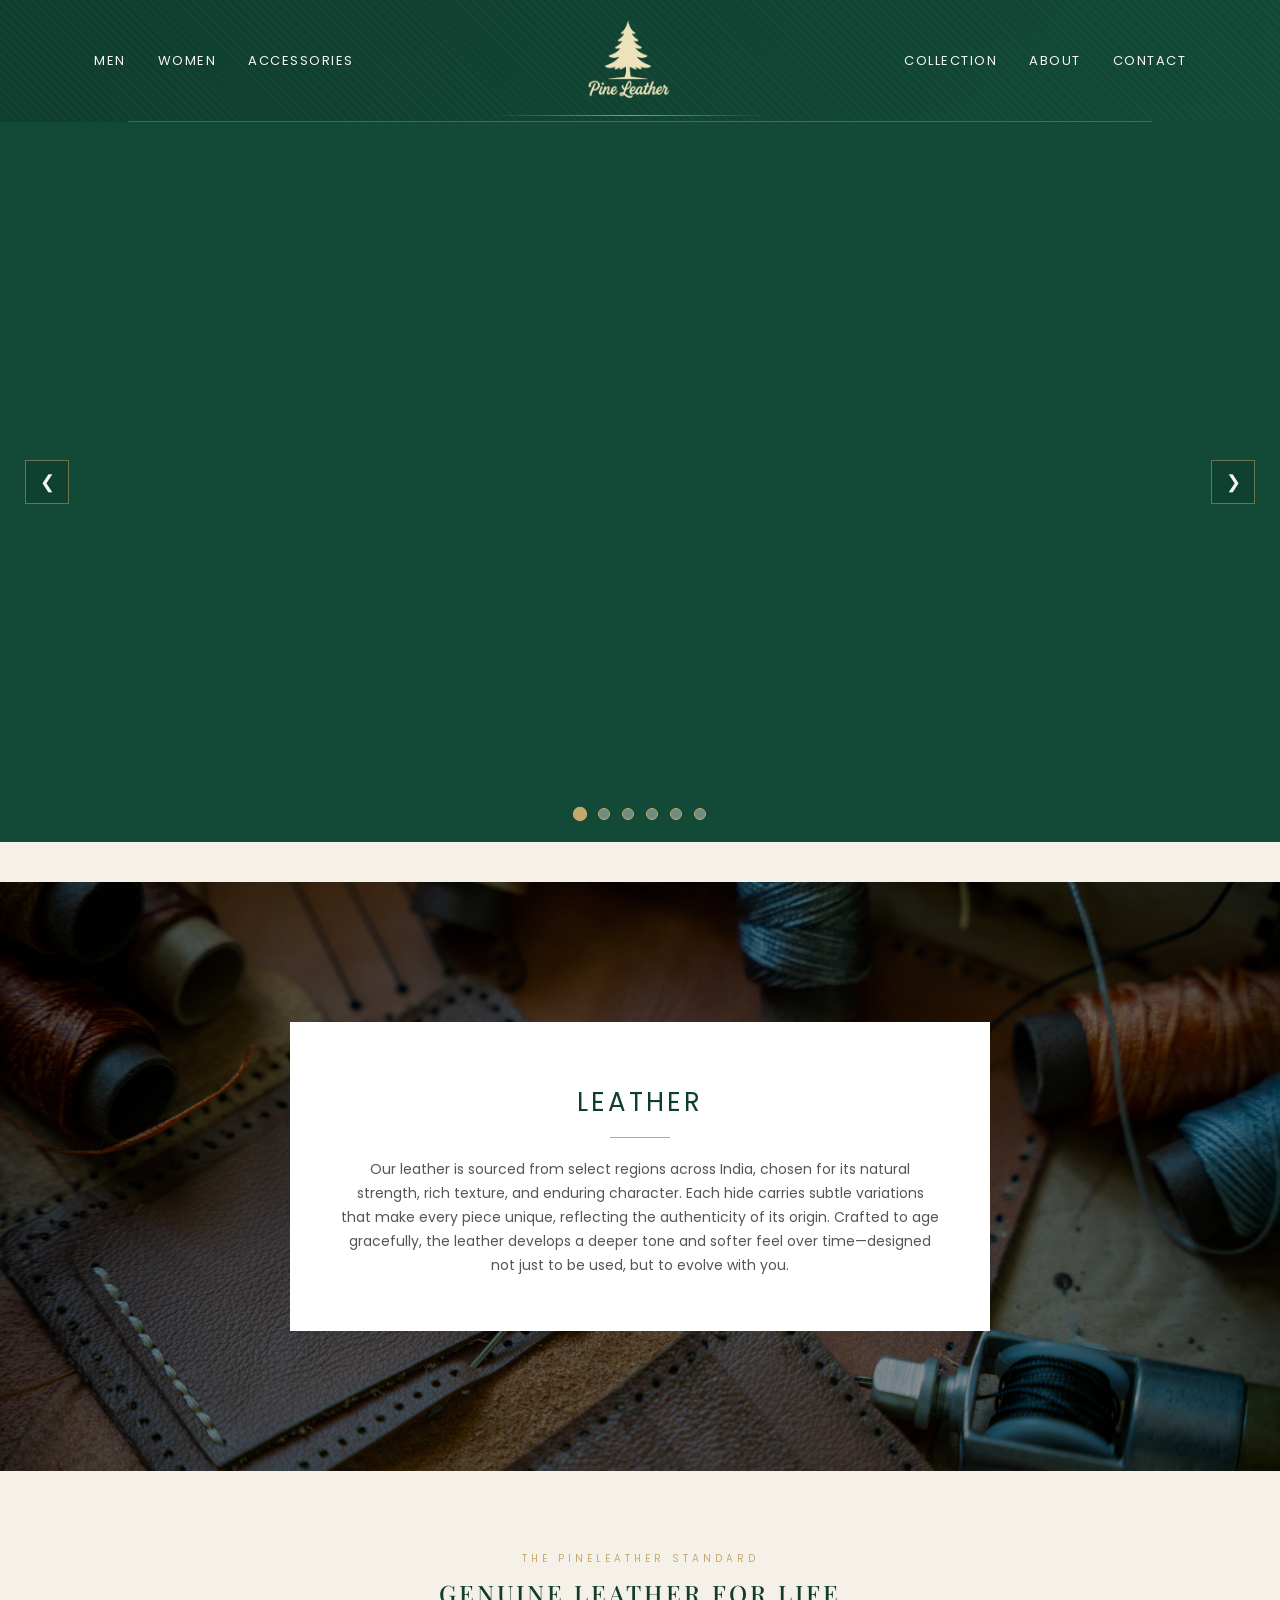
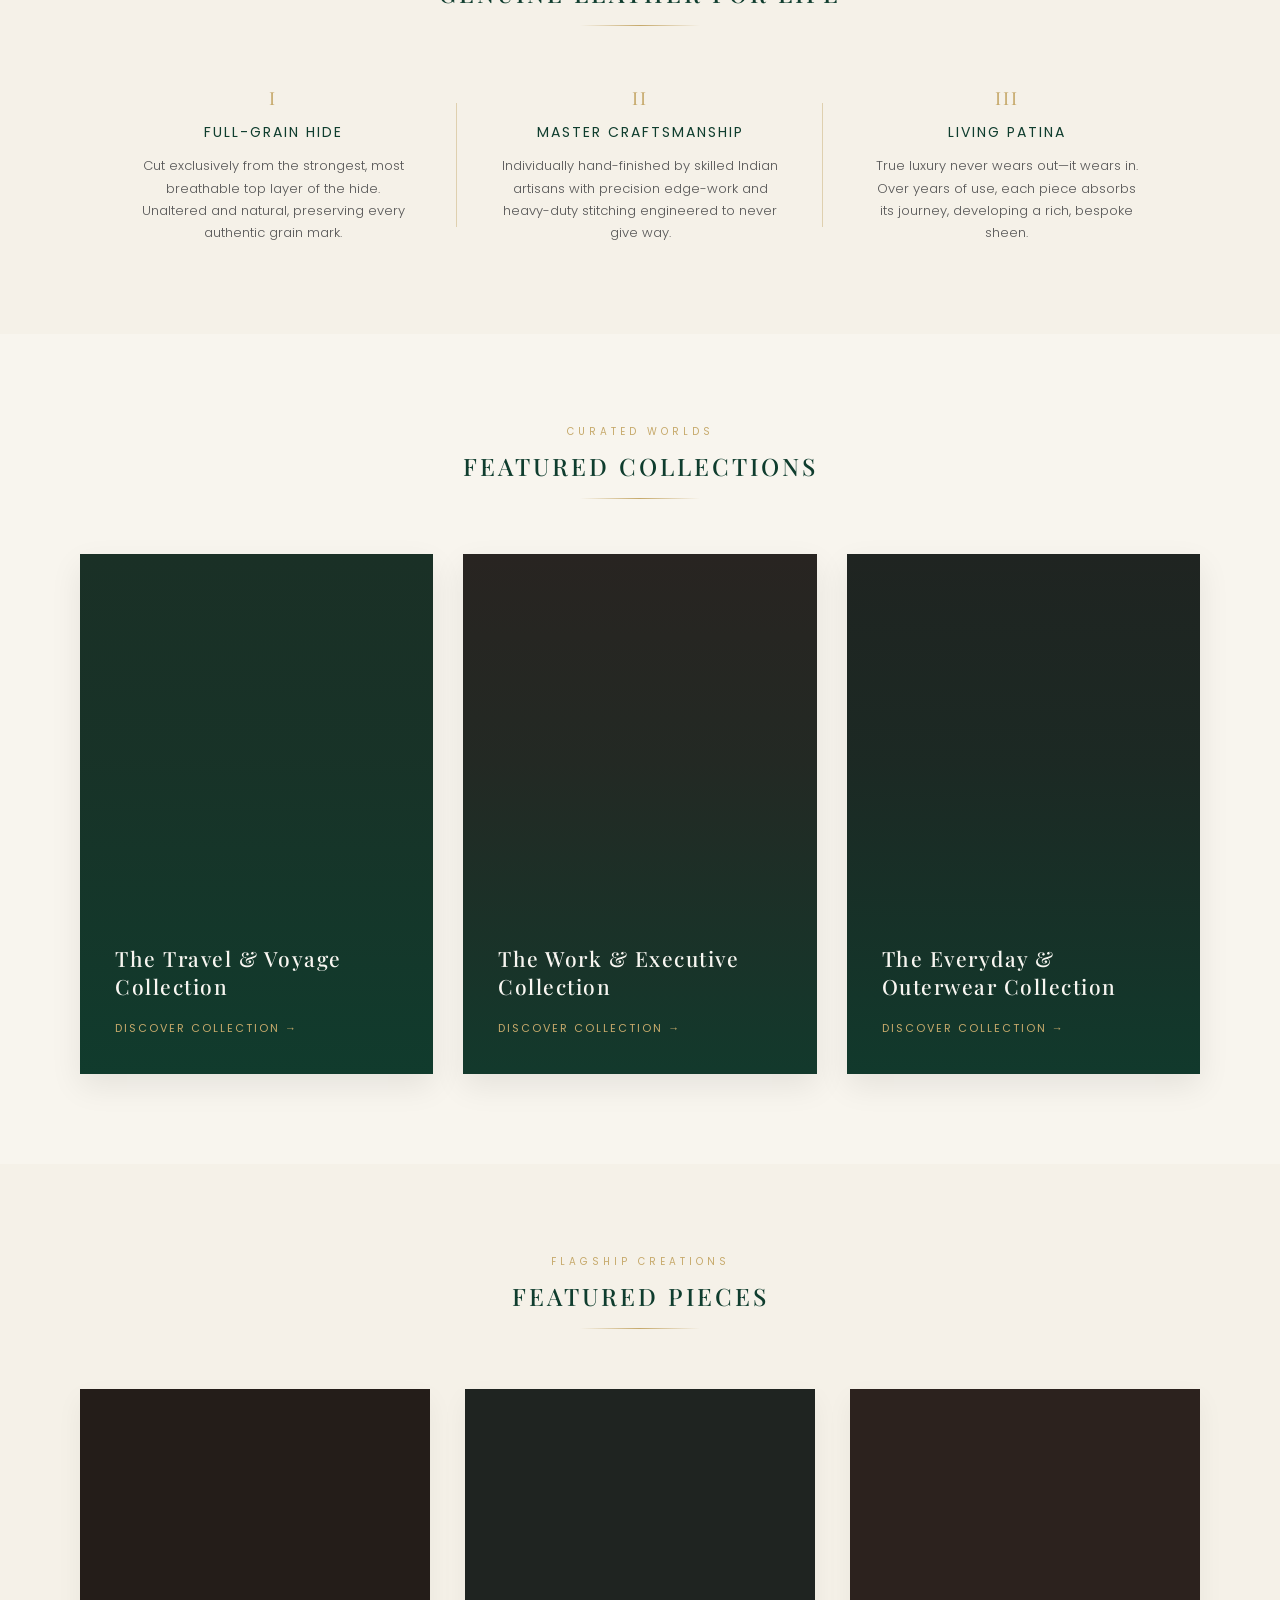
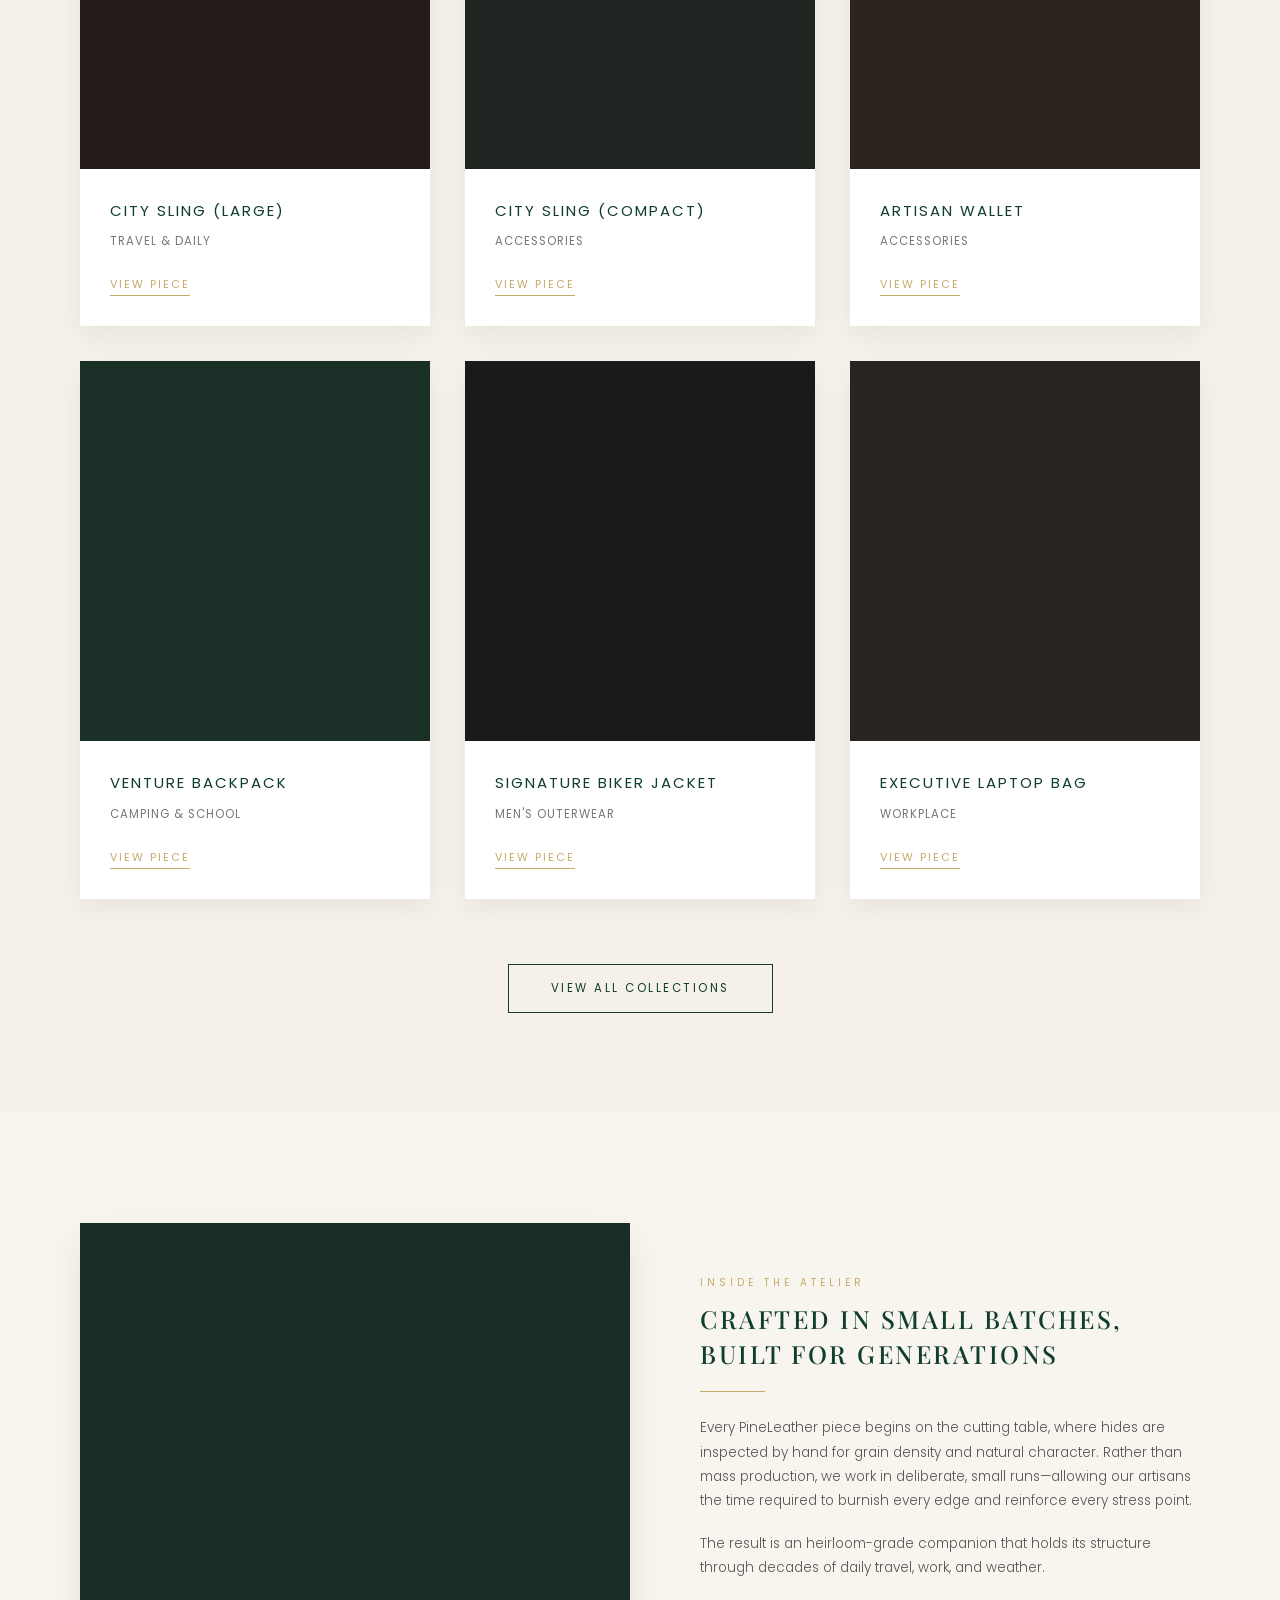
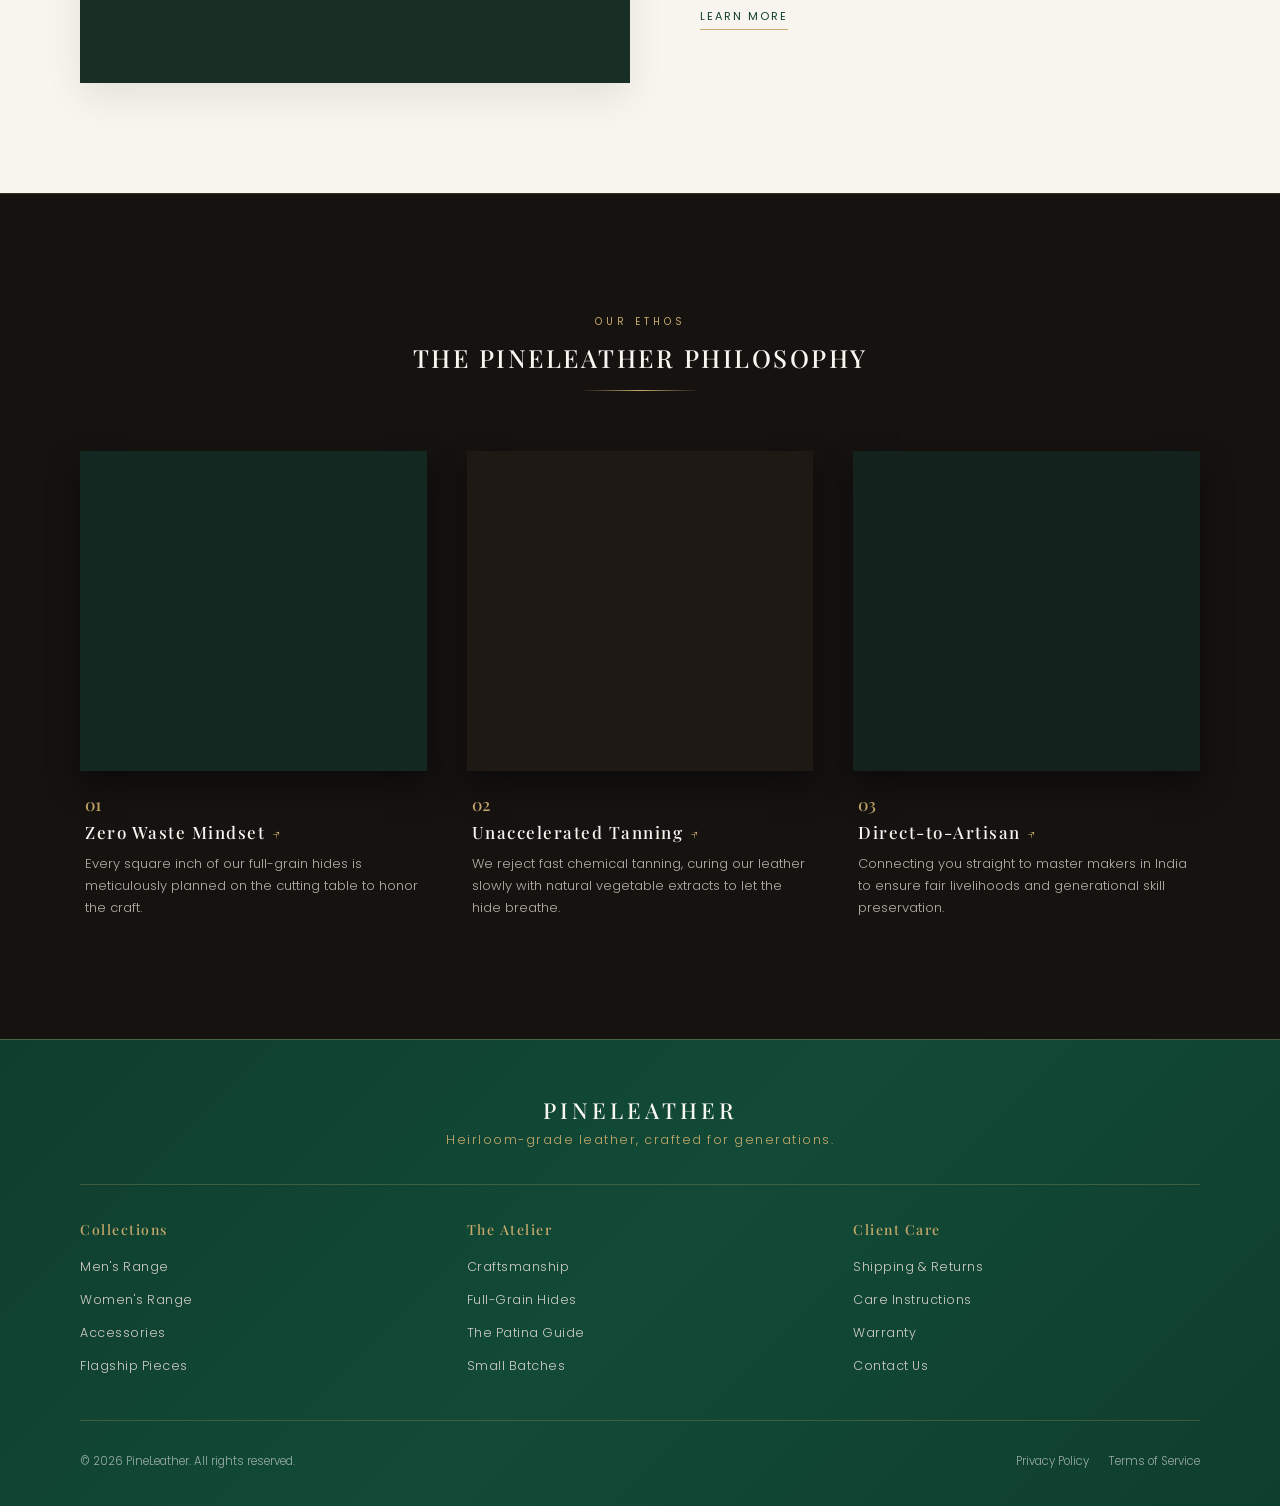
<file: index.html>
<!DOCTYPE html>
<html lang="en">
<head>
    <meta charset="UTF-8">
    <title>PineLeather</title>

    <!-- Favicon -->
    <link rel="icon" type="image/png" href="favicon.png">

    <!-- Google Fonts -->
    <link href="https://fonts.googleapis.com/css2?family=Playfair+Display:wght@500&family=Poppins:wght@300;400;500&display=swap" rel="stylesheet">

    <!-- CSS -->
    <link rel="stylesheet" href="style.css">
</head>
<body>

    <!-- 1. HEADER POCKET -->
    <div id="site-header"></div>

    <!-- BANNER SLIDER (6 BLANK COLOR SLOTS) -->
    <section class="banner-space">
        <div class="slider-track" id="sliderTrack">
            <!-- Slide 1 -->
            <div class="slide" style="background-color: #124A37;">
                <!-- <img src="banner1.jpg" alt="Banner 1"> -->
            </div>
            <!-- Slide 2 -->
            <div class="slide" style="background-color: #1F1916;">
                <!-- <img src="banner2.jpg" alt="Banner 2"> -->
            </div>
            <!-- Slide 3 -->
            <div class="slide" style="background-color: #2C221E;">
                <!-- <img src="banner3.jpg" alt="Banner 3"> -->
            </div>
            <!-- Slide 4 -->
            <div class="slide" style="background-color: #0F3D2E;">
                <!-- <img src="banner4.jpg" alt="Banner 4"> -->
            </div>
            <!-- Slide 5 -->
            <div class="slide" style="background-color: #242424;">
                <!-- <img src="banner5.jpg" alt="Banner 5"> -->
            </div>
            <!-- Slide 6 -->
            <div class="slide" style="background-color: #362B24;">
                <!-- <img src="banner6.jpg" alt="Banner 6"> -->
            </div>
        </div>

        <!-- Manual Arrow Controls -->
        <button class="slider-btn prev" onclick="moveSlide(-1)">&#10094;</button>
        <button class="slider-btn next" onclick="moveSlide(1)">&#10095;</button>

        <!-- Manual Dot Controls -->
        <div class="slider-dots">
            <span class="dot active" onclick="goToSlide(0)"></span>
            <span class="dot" onclick="goToSlide(1)"></span>
            <span class="dot" onclick="goToSlide(2)"></span>
            <span class="dot" onclick="goToSlide(3)"></span>
            <span class="dot" onclick="goToSlide(4)"></span>
            <span class="dot" onclick="goToSlide(5)"></span>
        </div>
    </section>

    <!-- LEATHER SECTION -->
    <section class="leather-section">
        <div class="leather-box">
            <h2>LEATHER</h2>
            <div class="leather-line"></div>
            <p>
                Our leather is sourced from select regions across India, chosen for its natural strength, rich texture, and enduring character. Each hide carries subtle variations that make every piece unique, reflecting the authenticity of its origin. Crafted to age gracefully, the leather develops a deeper tone and softer feel over time—designed not just to be used, but to evolve with you.
            </p>
        </div>
    </section>

    <!-- MOTTO & 3-PILLAR CRAFTSMANSHIP SECTION -->
    <section class="craft-section">
        <div class="craft-header">
            <span class="craft-subtitle">THE PINELEATHER STANDARD</span>
            <h2 class="motto-title">GENUINE LEATHER FOR LIFE</h2>
            <div class="motto-divider"></div>
        </div>

        <div class="pillars-grid">
            <!-- Pillar 1 -->
            <div class="pillar">
                <span class="pillar-num">I</span>
                <h3>FULL-GRAIN HIDE</h3>
                <p>Cut exclusively from the strongest, most breathable top layer of the hide. Unaltered and natural, preserving every authentic grain mark.</p>
            </div>

            <!-- Pillar 2 -->
            <div class="pillar">
                <span class="pillar-num">II</span>
                <h3>MASTER CRAFTSMANSHIP</h3>
                <p>Individually hand-finished by skilled Indian artisans with precision edge-work and heavy-duty stitching engineered to never give way.</p>
            </div>

            <!-- Pillar 3 -->
            <div class="pillar">
                <span class="pillar-num">III</span>
                <h3>LIVING PATINA</h3>
                <p>True luxury never wears out—it wears in. Over years of use, each piece absorbs its journey, developing a rich, bespoke sheen.</p>
            </div>
        </div>
    </section>

    <!-- FEATURED COLLECTIONS SECTION -->
    <section class="collections-section">
        <div class="collections-header">
            <span class="craft-subtitle">CURATED WORLDS</span>
            <h2 class="motto-title">FEATURED COLLECTIONS</h2>
            <div class="motto-divider"></div>
        </div>

        <div class="collections-grid">
            <!-- Collection 1 -->
            <div class="collection-card">
                <div class="collection-img-box" style="background-color: #1A3026;">
                    <!-- <img src="collection-travel.jpg" alt="The Travel & Voyage Collection"> -->
                </div>
                <div class="collection-overlay-content">
                    <h3>The Travel & Voyage Collection</h3>
                    <a href="#" class="collection-link">Discover Collection &rarr;</a>
                </div>
            </div>

            <!-- Collection 2 -->
            <div class="collection-card">
                <div class="collection-img-box" style="background-color: #282421;">
                    <!-- <img src="collection-work.jpg" alt="The Work & Executive Collection"> -->
                </div>
                <div class="collection-overlay-content">
                    <h3>The Work & Executive Collection</h3>
                    <a href="#" class="collection-link">Discover Collection &rarr;</a>
                </div>
            </div>

            <!-- Collection 3 -->
            <div class="collection-card">
                <div class="collection-img-box" style="background-color: #1F2421;">
                    <!-- <img src="collection-outerwear.jpg" alt="The Everyday & Outerwear Collection"> -->
                </div>
                <div class="collection-overlay-content">
                    <h3>The Everyday & Outerwear Collection</h3>
                    <a href="#" class="collection-link">Discover Collection &rarr;</a>
                </div>
            </div>
        </div>
    </section>

    <!-- FEATURED PRODUCTS SECTION (6 PRODUCTS) -->
    <section class="featured-section">
        <div class="featured-header">
            <span class="craft-subtitle">FLAGSHIP CREATIONS</span>
            <h2 class="motto-title">FEATURED PIECES</h2>
            <div class="motto-divider"></div>
        </div>

        <div class="product-grid">
            <!-- Product 1: City Sling (Large) -->
            <div class="product-card">
                <div class="product-img-box" style="background-color: #241D19;">
                    <!-- <img src="sling-large.jpg" alt="City Sling Large"> -->
                </div>
                <div class="product-info">
                    <h3>CITY SLING (LARGE)</h3>
                    <p class="product-cat">Travel & Daily</p>
                    <a href="/mens" class="product-link">View Piece</a>
                </div>
            </div>

            <!-- Product 2: City Sling (Compact) -->
            <div class="product-card">
                <div class="product-img-box" style="background-color: #1F2421;">
                    <!-- <img src="sling-compact.jpg" alt="City Sling Compact"> -->
                </div>
                <div class="product-info">
                    <h3>CITY SLING (COMPACT)</h3>
                    <p class="product-cat">Accessories</p>
                    <a href="/mens" class="product-link">View Piece</a>
                </div>
            </div>

            <!-- Product 3: Artisan Wallet -->
            <div class="product-card">
                <div class="product-img-box" style="background-color: #2C221E;">
                    <!-- <img src="wallet.jpg" alt="Artisan Wallet"> -->
                </div>
                <div class="product-info">
                    <h3>ARTISAN WALLET</h3>
                    <p class="product-cat">Accessories</p>
                    <a href="/mens" class="product-link">View Piece</a>
                </div>
            </div>
        </div>

        <div class="product-grid" style="margin-top: 35px;">
            <!-- Product 4: Venture Backpack -->
            <div class="product-card">
                <div class="product-img-box" style="background-color: #1A3026;">
                    <!-- <img src="backpack.jpg" alt="Venture Backpack"> -->
                </div>
                <div class="product-info">
                    <h3>VENTURE BACKPACK</h3>
                    <p class="product-cat">Camping & School</p>
                    <a href="/mens" class="product-link">View Piece</a>
                </div>
            </div>

            <!-- Product 5: Signature Biker Jacket -->
            <div class="product-card">
                <div class="product-img-box" style="background-color: #1A1A1A;">
                    <!-- <img src="jacket.jpg" alt="Signature Biker Jacket"> -->
                </div>
                <div class="product-info">
                    <h3>SIGNATURE BIKER JACKET</h3>
                    <p class="product-cat">Men's Outerwear</p>
                    <a href="/mens" class="product-link">View Piece</a>
                </div>
            </div>

            <!-- Product 6: Executive Laptop Bag -->
            <div class="product-card">
                <div class="product-img-box" style="background-color: #282421;">
                    <!-- <img src="laptop.jpg" alt="Executive Laptop Bag"> -->
                </div>
                <div class="product-info">
                    <h3>EXECUTIVE LAPTOP BAG</h3>
                    <p class="product-cat">Workplace</p>
                    <a href="/mens" class="product-link">View Piece</a>
                </div>
            </div>
        </div>

        <!-- VIEW ALL COLLECTIONS BUTTON -->
        <div class="view-all-Wrapper">
            <a href="/mens" class="btn-collections">View All Collections</a>
        </div>
    </section>

    <!-- MAGAZINE-STYLE EDITORIAL SPLIT SECTION -->
    <section class="editorial-section">
        <div class="editorial-container">
            <!-- Left Side: Workshop / Detail Image Slot -->
            <div class="editorial-image" style="background-color: #182E25;">
                <!-- <img src="atelier.jpg" alt="PineLeather Craftsmanship"> -->
            </div>

            <!-- Right Side: Editorial Story -->
            <div class="editorial-content">
                <span class="craft-subtitle">INSIDE THE ATELIER</span>
                <h2 class="editorial-title">CRAFTED IN SMALL BATCHES, BUILT FOR GENERATIONS</h2>
                <div class="editorial-line"></div>
                <p>
                    Every PineLeather piece begins on the cutting table, where hides are inspected by hand for grain density and natural character. Rather than mass production, we work in deliberate, small runs—allowing our artisans the time required to burnish every edge and reinforce every stress point.
                </p>
                <p>
                    The result is an heirloom-grade companion that holds its structure through decades of daily travel, work, and weather.
                </p>
                <a href="#" class="editorial-link">Learn More</a>
            </div>
        </div>
    </section>

    <!-- MAGAZINE CORE VALUES & BORDERLESS MANIFESTO SECTION (DARK FINISH) -->
    <section class="manifesto-section">
        <div class="manifesto-container">
            <div class="manifesto-header">
                <span class="craft-subtitle">OUR ETHOS</span>
                <h2 class="editorial-title" style="color: #F8F6F1; text-align: center; margin-bottom: 15px;">THE PINELEATHER PHILOSOPHY</h2>
                <div class="motto-divider" style="margin-bottom: 60px;"></div>
            </div>

            <div class="manifesto-grid">
                <!-- Value Item 1 -->
                <div class="manifesto-item">
                    <div class="manifesto-img-box" style="background-color: #122820;">
                        <!-- <img src="manifesto-zerowaste.jpg" alt="Zero Waste Mindset"> -->
                    </div>
                    <div class="manifesto-content">
                        <span class="manifesto-num">01</span>
                        <a href="#" class="manifesto-link"><h3>Zero Waste Mindset <span class="arrow">&nearr;</span></h3></a>
                        <p>Every square inch of our full-grain hides is meticulously planned on the cutting table to honor the craft.</p>
                    </div>
                </div>

                <!-- Value Item 2 -->
                <div class="manifesto-item">
                    <div class="manifesto-img-box" style="background-color: #1F1916;">
                        <!-- <img src="manifesto-tanning.jpg" alt="Unaccelerated Tanning"> -->
                    </div>
                    <div class="manifesto-content">
                        <span class="manifesto-num">02</span>
                        <a href="#" class="manifesto-link"><h3>Unaccelerated Tanning <span class="arrow">&nearr;</span></h3></a>
                        <p>We reject fast chemical tanning, curing our leather slowly with natural vegetable extracts to let the hide breathe.</p>
                    </div>
                </div>

                <!-- Value Item 3 -->
                <div class="manifesto-item">
                    <div class="manifesto-img-box" style="background-color: #14221D;">
                        <!-- <img src="manifesto-artisan.jpg" alt="Direct-to-Artisan"> -->
                    </div>
                    <div class="manifesto-content">
                        <span class="manifesto-num">03</span>
                        <a href="#" class="manifesto-link"><h3>Direct-to-Artisan <span class="arrow">&nearr;</span></h3></a>
                        <p>Connecting you straight to master makers in India to ensure fair livelihoods and generational skill preservation.</p>
                    </div>
                </div>
            </div>
        </div>
    </section>

    <!-- 2. FOOTER POCKET -->
    <div id="site-footer"></div>

    <!-- SLIDER, PARTIAL LOADER, ACTIVE NAV & LOCAL FILE LINK HANDLER SCRIPT -->
    <script>
        let currentIndex = 0;
        const track = document.getElementById('sliderTrack');
        const dots = document.querySelectorAll('.dot');
        const totalSlides = dots.length;
        let autoSlideTimer;

        function updateSlider() {
            track.style.transform = `translateX(-${currentIndex * 100}%)`;
            dots.forEach((dot, index) => {
                dot.classList.toggle('active', index === currentIndex);
            });
        }

        function moveSlide(direction) {
            currentIndex = (currentIndex + direction + totalSlides) % totalSlides;
            updateSlider();
            resetTimer();
        }

        function goToSlide(index) {
            currentIndex = index;
            updateSlider();
            resetTimer();
        }

        function startTimer() {
            autoSlideTimer = setInterval(() => {
                currentIndex = (currentIndex + 1) % totalSlides;
                updateSlider();
            }, 4500);
        }

        function resetTimer() {
            clearInterval(autoSlideTimer);
            startTimer();
        }

        startTimer();

        function applyLocalLinks() {
            if (window.location.protocol === 'file:') {
                document.querySelectorAll('a[href="/"]').forEach(a => a.setAttribute('href', 'index.html'));
                document.querySelectorAll('a[href="/mens"], a[href="mens"]').forEach(a => a.setAttribute('href', 'mens.html'));
                document.querySelectorAll('a[href="/women"], a[href="women"]').forEach(a => a.setAttribute('href', 'women.html'));
                document.querySelectorAll('a[href="/accessories"], a[href="accessories"]').forEach(a => a.setAttribute('href', 'accessories.html'));
            }
        }

        function highlightActiveNav() {
            const currentPage = window.location.pathname.replace(/\/$/, '').split('/').pop().replace('.html', '');
            document.querySelectorAll('.nav-main-link').forEach(link => {
                const linkPage = link.getAttribute('href').replace('.html', '').replace('/', '');
                if (linkPage && linkPage === currentPage) {
                    link.style.color = '#C6A96B';
                }
            });
        }

        applyLocalLinks();

        fetch('header.html')
            .then(res => res.text())
            .then(data => {
                document.getElementById('site-header').innerHTML = data;
                applyLocalLinks();
                highlightActiveNav();
            });

        fetch('footer.html')
            .then(res => res.text())
            .then(data => {
                document.getElementById('site-footer').innerHTML = data;
                applyLocalLinks();
            });
    </script>

</body>
</html>
</file>
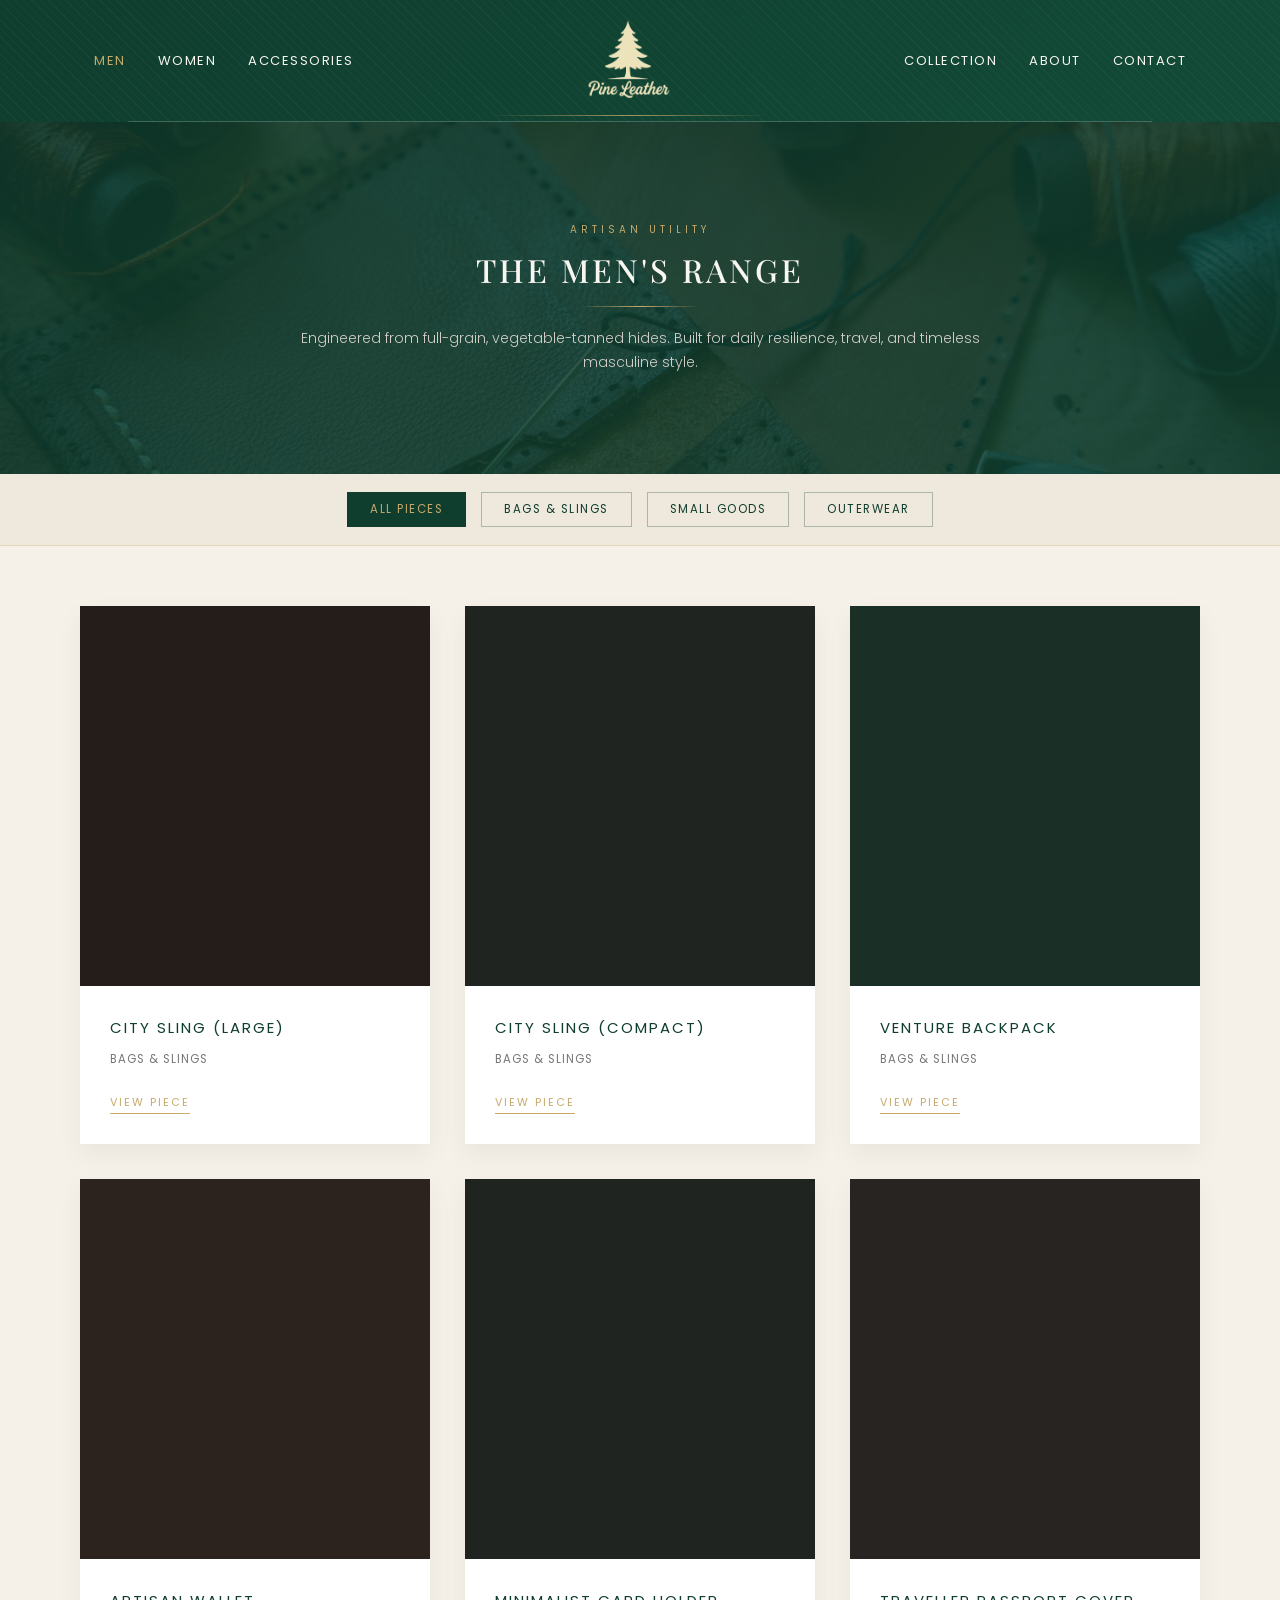
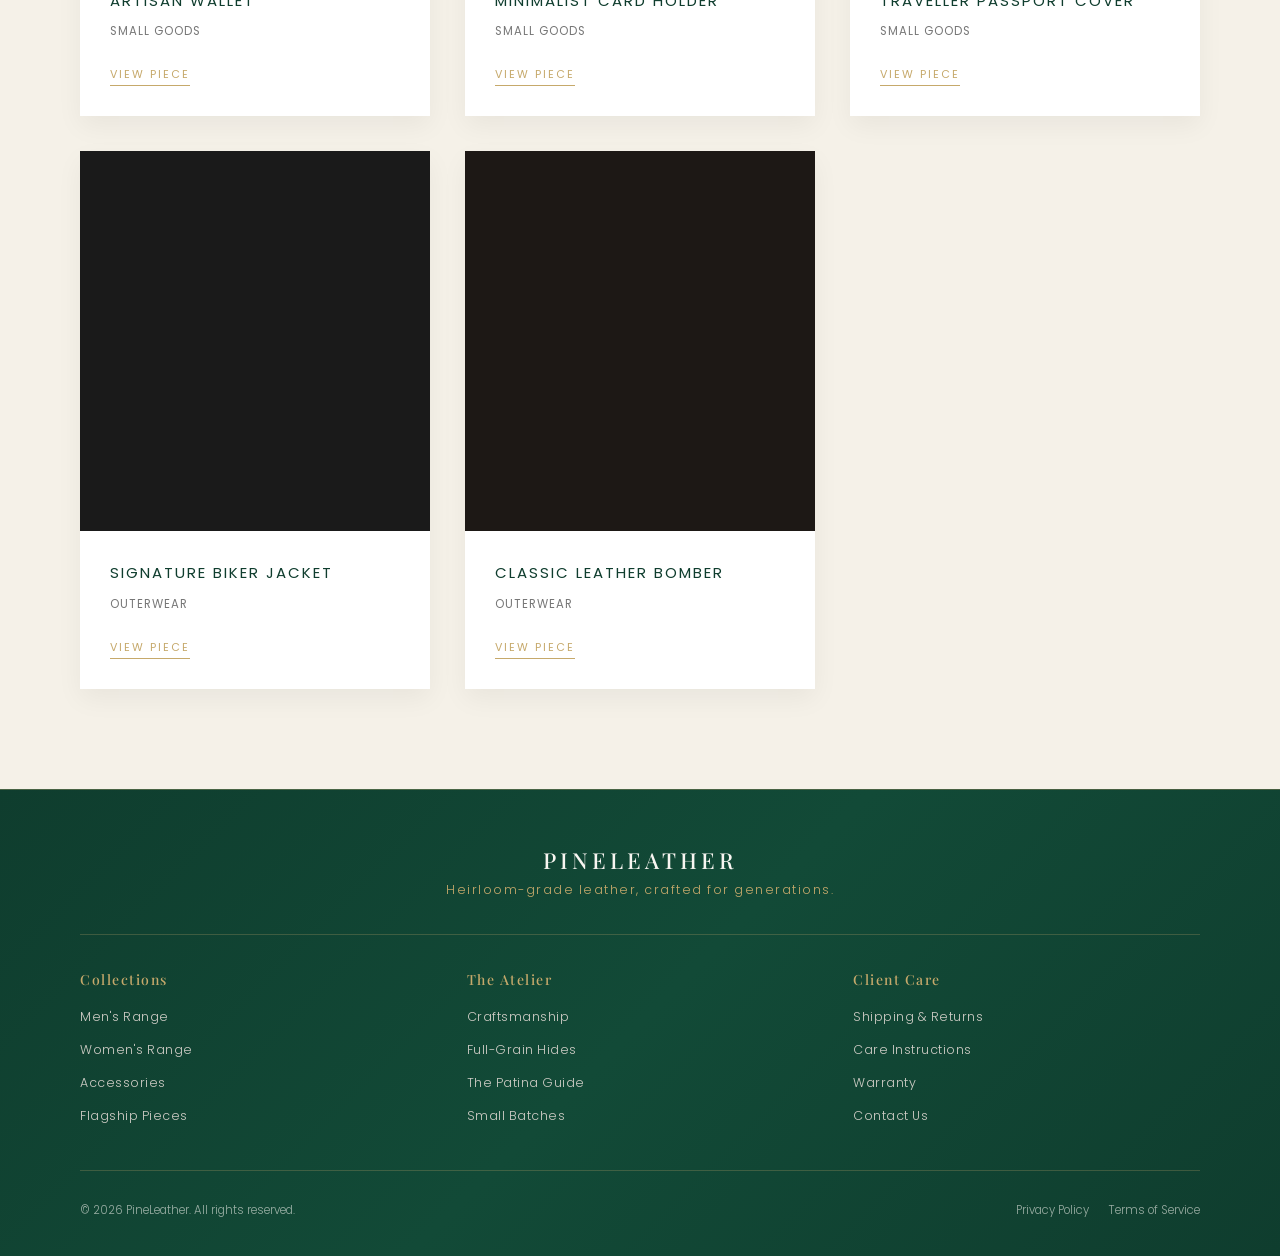
<file: mens.html>
<!DOCTYPE html>
<html lang="en">
<head>
    <meta charset="UTF-8">
    <title>Men's Collection | PineLeather</title>

    <!-- Favicon -->
    <link rel="icon" type="image/png" href="favicon.png">

    <!-- Google Fonts -->
    <link href="https://fonts.googleapis.com/css2?family=Playfair+Display:wght@500&family=Poppins:wght@300;400;500&display=swap" rel="stylesheet">

    <!-- CSS -->
    <link rel="stylesheet" href="style.css">
</head>
<body>

    <!-- 1. HEADER POCKET -->
    <div id="site-header"></div>

    <!-- CATEGORY HERO BANNER -->
    <header class="category-hero">
        <div class="category-hero-content">
            <span class="craft-subtitle">ARTISAN UTILITY</span>
            <h1 class="category-title">THE MEN'S RANGE</h1>
            <div class="motto-divider" style="margin: 15px auto 20px auto;"></div>
            <p>Engineered from full-grain, vegetable-tanned hides. Built for daily resilience, travel, and timeless masculine style.</p>
        </div>
    </header>

    <!-- FILTER BAR / SUB-NAVIGATION -->
    <div class="filter-bar">
        <div class="filter-container">
            <button class="filter-btn active" onclick="filterProducts('all', this)">All Pieces</button>
            <button class="filter-btn" onclick="filterProducts('bags', this)">Bags & Slings</button>
            <button class="filter-btn" onclick="filterProducts('small-goods', this)">Small Goods</button>
            <button class="filter-btn" onclick="filterProducts('outerwear', this)">Outerwear</button>
        </div>
    </div>

    <!-- MEN'S PRODUCTS CATALOG SECTION -->
    <section class="featured-section" style="padding-top: 60px;">
        <div class="mens-catalog-grid" id="productGrid">
            
            <!-- Item 1: City Sling Large -->
            <div class="product-card" data-category="bags">
                <div class="product-img-box" style="background-color: #241D19;">
                    <!-- <img src="sling-large.jpg" alt="City Sling Large"> -->
                </div>
                <div class="product-info">
                    <h3>CITY SLING (LARGE)</h3>
                    <p class="product-cat">Bags & Slings</p>
                    <a href="#" class="product-link">View Piece</a>
                </div>
            </div>

            <!-- Item 2: City Sling Compact -->
            <div class="product-card" data-category="bags">
                <div class="product-img-box" style="background-color: #1F2421;">
                    <!-- <img src="sling-compact.jpg" alt="City Sling Compact"> -->
                </div>
                <div class="product-info">
                    <h3>CITY SLING (COMPACT)</h3>
                    <p class="product-cat">Bags & Slings</p>
                    <a href="#" class="product-link">View Piece</a>
                </div>
            </div>

            <!-- Item 3: Venture Backpack -->
            <div class="product-card" data-category="bags">
                <div class="product-img-box" style="background-color: #1A3026;">
                    <!-- <img src="backpack.jpg" alt="Venture Backpack"> -->
                </div>
                <div class="product-info">
                    <h3>VENTURE BACKPACK</h3>
                    <p class="product-cat">Bags & Slings</p>
                    <a href="#" class="product-link">View Piece</a>
                </div>
            </div>

            <!-- Item 4: Artisan Wallet -->
            <div class="product-card" data-category="small-goods">
                <div class="product-img-box" style="background-color: #2C221E;">
                    <!-- <img src="wallet.jpg" alt="Artisan Wallet"> -->
                </div>
                <div class="product-info">
                    <h3>ARTISAN WALLET</h3>
                    <p class="product-cat">Small Goods</p>
                    <a href="#" class="product-link">View Piece</a>
                </div>
            </div>

            <!-- Item 5: Card Holder -->
            <div class="product-card" data-category="small-goods">
                <div class="product-img-box" style="background-color: #1F2421;">
                    <!-- <img src="cardholder.jpg" alt="Card Holder"> -->
                </div>
                <div class="product-info">
                    <h3>MINIMALIST CARD HOLDER</h3>
                    <p class="product-cat">Small Goods</p>
                    <a href="#" class="product-link">View Piece</a>
                </div>
            </div>

            <!-- Item 6: Passport Cover -->
            <div class="product-card" data-category="small-goods">
                <div class="product-img-box" style="background-color: #282421;">
                    <!-- <img src="passport.jpg" alt="Passport Cover"> -->
                </div>
                <div class="product-info">
                    <h3>TRAVELLER PASSPORT COVER</h3>
                    <p class="product-cat">Small Goods</p>
                    <a href="#" class="product-link">View Piece</a>
                </div>
            </div>

            <!-- Item 7: Signature Biker Jacket -->
            <div class="product-card" data-category="outerwear">
                <div class="product-img-box" style="background-color: #1A1A1A;">
                    <!-- <img src="jacket.jpg" alt="Signature Biker Jacket"> -->
                </div>
                <div class="product-info">
                    <h3>SIGNATURE BIKER JACKET</h3>
                    <p class="product-cat">Outerwear</p>
                    <a href="#" class="product-link">View Piece</a>
                </div>
            </div>

            <!-- Item 8: Classic Leather Bomber -->
            <div class="product-card" data-category="outerwear">
                <div class="product-img-box" style="background-color: #1D1815;">
                    <!-- <img src="bomber.jpg" alt="Classic Leather Bomber"> -->
                </div>
                <div class="product-info">
                    <h3>CLASSIC LEATHER BOMBER</h3>
                    <p class="product-cat">Outerwear</p>
                    <a href="#" class="product-link">View Piece</a>
                </div>
            </div>

        </div>
    </section>

    <!-- 2. FOOTER POCKET -->
    <div id="site-footer"></div>

    <!-- FILTER, PARTIAL LOADER, ACTIVE NAV & LOCAL FILE LINK HANDLER SCRIPT -->
    <script>
        function filterProducts(category, button) {
            const buttons = document.querySelectorAll('.filter-btn');
            buttons.forEach(btn => btn.classList.remove('active'));
            button.classList.add('active');

            const cards = document.querySelectorAll('.product-card');
            cards.forEach(card => {
                if (category === 'all' || card.getAttribute('data-category') === category) {
                    card.style.display = 'block';
                } else {
                    card.style.display = 'none';
                }
            });
        }

        function applyLocalLinks() {
            if (window.location.protocol === 'file:') {
                document.querySelectorAll('a[href="/"]').forEach(a => a.setAttribute('href', 'index.html'));
                document.querySelectorAll('a[href="/mens"], a[href="mens"]').forEach(a => a.setAttribute('href', 'mens.html'));
                document.querySelectorAll('a[href="/women"], a[href="women"]').forEach(a => a.setAttribute('href', 'women.html'));
                document.querySelectorAll('a[href="/accessories"], a[href="accessories"]').forEach(a => a.setAttribute('href', 'accessories.html'));
            }
        }

        function highlightActiveNav() {
            const currentPage = window.location.pathname.replace(/\/$/, '').split('/').pop().replace('.html', '');
            document.querySelectorAll('.nav-main-link').forEach(link => {
                const linkPage = link.getAttribute('href').replace('.html', '').replace('/', '');
                if (linkPage && linkPage === currentPage) {
                    link.style.color = '#C6A96B';
                }
            });
        }

        applyLocalLinks();

        fetch('header.html')
            .then(res => res.text())
            .then(data => {
                document.getElementById('site-header').innerHTML = data;
                applyLocalLinks();
                highlightActiveNav();
            });

        fetch('footer.html')
            .then(res => res.text())
            .then(data => {
                document.getElementById('site-footer').innerHTML = data;
                applyLocalLinks();
            });
    </script>

</body>
</html>
</file>
<file: style.css>
body {
    margin: 0;
    font-family: 'Poppins', sans-serif;
    background-color: #F5F1E8; /* warm cream */
    color: #0F3D2E;
}

/* MAKES THE MODULAR HEADER POCKET STICKY */
#site-header {
    position: sticky;
    top: 0;
    z-index: 1000;
}

/* NAVBAR */
.navbar {
    display: flex;
    align-items: center;
    justify-content: space-between;
    padding: 12px 80px;
    
    /* Keeps navbar at the top while scrolling */
    position: sticky;
    top: 0;
    z-index: 1000;

    /* Emerald gradient base */
    background: linear-gradient(
        135deg,
        #0F3D2E 0%,
        #124A37 50%,
        #0F3D2E 100%
    );

    /* Subtle texture overlay */
    background-image:
        linear-gradient(135deg, #0F3D2E, #124A37),
        repeating-linear-gradient(
            45deg,
            rgba(255,255,255,0.03) 0px,
            rgba(255,255,255,0.03) 1px,
            transparent 1px,
            transparent 6px
        );

    background-blend-mode: overlay;
}

/* NAV LINKS */
.nav-main-link {
    margin: 0 14px;
    text-decoration: none;
    color: #F8F6F1; /* light cream text */
    font-size: 13px;
    letter-spacing: 1.5px;
    text-transform: uppercase;
    transition: all 0.3s ease;
    display: inline-block;
    padding: 8px 0;
}

.nav-main-link:hover {
    color: #C6A96B; /* soft gold hover */
}

/* LOGO */
.nav-center {
    text-align: center;
    position: relative;
}

.logo {
    width: 125px; /* Midpoint between 100px and 150px */
    display: block;
    margin: -9px auto; /* Locks the navbar to its original height */

    /* Gold / cream tint applied */
    filter: brightness(0) invert(85%) sepia(20%) saturate(300%) hue-rotate(10deg);
}

/* GOLD LINE UNDER LOGO */
.nav-center::after {
    content: "";
    position: absolute;
    left: 50%;
    transform: translateX(-50%);
    bottom: -6px;

    width: 280px;
    height: 1px;

    background: linear-gradient(
        to right,
        transparent,
        #C6A96B,
        transparent
    );

    opacity: 0.8;
}

/* SUBTLE DIVIDER */
.navbar::after {
    content: "";
    position: absolute;
    left: 10%;
    right: 10%;
    bottom: 0;
    height: 1px;
    background-color: rgba(255, 255, 255, 0.2);
}

/* LUXURY MEGAMENU STYLING */
.nav-item-dropdown {
    position: relative;
    display: inline-block;
}

.megamenu {
    position: absolute;
    top: 100%;
    left: 0;
    transform: translateY(10px);
    width: 520px;
    background: linear-gradient(
        135deg,
        #0F3D2E 0%,
        #124A37 100%
    );
    border: 1px solid rgba(198, 169, 107, 0.35);
    box-shadow: 0 20px 40px rgba(0, 0, 0, 0.4);
    padding: 30px;
    opacity: 0;
    visibility: hidden;
    transition: all 0.35s ease;
    z-index: 2000;
}

.nav-right .nav-item-dropdown .megamenu {
    left: auto;
    right: 0;
}

.nav-item-dropdown:hover .megamenu {
    opacity: 1;
    visibility: visible;
    transform: translateY(0);
}

.megamenu-container {
    display: flex;
    justify-content: space-between;
    gap: 30px;
    text-align: left;
}

.megamenu-col {
    flex: 1;
}

/* Megamenu header font set to Poppins for natural looking & symbol */
.megamenu-col h4 {
    font-family: 'Poppins', sans-serif;
    font-weight: 500;
    font-size: 12px;
    letter-spacing: 1px;
    color: #C6A96B;
    margin: 0 0 12px 0;
    text-transform: uppercase;
}

.megamenu-col ul {
    list-style: none;
    padding: 0;
    margin: 0;
}

.megamenu-col ul li {
    margin-bottom: 8px;
}

.megamenu-col ul li a {
    text-decoration: none;
    color: #F8F6F1;
    font-size: 12px;
    letter-spacing: 0.5px;
    font-weight: 300;
    transition: color 0.3s ease;
    display: block;
}

.megamenu-col ul li a:hover {
    color: #C6A96B;
}

/* BANNER SLIDER */
.banner-space {
    height: 80vh; /* approx 1920x800 feel */
    background-color: #000;
    position: relative;
    overflow: hidden;
}

.slider-track {
    display: flex;
    width: 100%;
    height: 100%;
    transition: transform 0.7s ease-in-out;
}

.slide {
    min-width: 100%;
    height: 100%;
}

.slide img {
    width: 100%;
    height: 100%;
    object-fit: cover;
    display: block;
}

/* SLIDER ARROWS */
.slider-btn {
    position: absolute;
    top: 50%;
    transform: translateY(-50%);
    background-color: rgba(15, 61, 46, 0.65);
    color: #F8F6F1;
    border: 1px solid rgba(198, 169, 107, 0.5);
    width: 44px;
    height: 44px;
    cursor: pointer;
    font-size: 18px;
    transition: all 0.3s ease;
    z-index: 10;
}

.slider-btn:hover {
    background-color: #C6A96B;
    color: #0F3D2E;
}

.slider-btn.prev {
    left: 25px;
}

.slider-btn.next {
    right: 25px;
}

/* SLIDER DOTS */
.slider-dots {
    position: absolute;
    bottom: 22px;
    left: 50%;
    transform: translateX(-50%);
    display: flex;
    gap: 12px;
    z-index: 10;
}

.dot {
    width: 10px;
    height: 10px;
    border-radius: 50%;
    background-color: rgba(248, 246, 241, 0.4);
    border: 1px solid #C6A96B;
    cursor: pointer;
    transition: all 0.3s ease;
}

.dot.active,
.dot:hover {
    background-color: #C6A96B;
    transform: scale(1.2);
}

/* STATIC LEATHER BANNER SECTION */
.leather-section {
    padding: 140px 20px;
    margin-top: 40px;
    
    background: linear-gradient(rgba(0, 0, 0, 0.45), rgba(0, 0, 0, 0.45)),
                url('leather-bg.jpg') center/cover no-repeat;

    display: flex;
    justify-content: center;
    align-items: center;
}

/* WHITE BOX */
.leather-box {
    background: #ffffff;
    padding: 40px 50px;
    max-width: 600px;
    text-align: center;
    box-shadow: 0 10px 30px rgba(0, 0, 0, 0.08);
}

/* HEADING */
.leather-box h2 {
    font-family: 'Poppins', sans-serif;
    font-weight: 400;
    font-size: 26px;
    letter-spacing: 3px;
    margin-bottom: 15px;
    color: #0F3D2E;
}

/* LINE */
.leather-line {
    width: 60px;
    height: 1px;
    background-color: #C6A96B;
    margin: 0 auto 20px auto;
}

/* PARAGRAPH */
.leather-box p {
    font-size: 14px;
    color: #555;
    line-height: 1.7;
}

/* MOTTO & 3-PILLAR CRAFTSMANSHIP SECTION */
.craft-section {
    padding: 80px 80px;
    background-color: #F5F1E8;
    text-align: center;
}

.craft-header {
    margin-bottom: 50px;
}

.craft-subtitle {
    display: block;
    font-size: 10px;
    letter-spacing: 4px;
    color: #C6A96B;
    margin-bottom: 10px;
    text-transform: uppercase;
}

.motto-title {
    font-family: 'Playfair Display', serif;
    font-weight: 500;
    font-size: 24px;
    letter-spacing: 3px;
    color: #0F3D2E;
    margin: 0 0 16px 0;
}

.motto-divider {
    width: 120px;
    height: 1px;
    margin: 0 auto;
    background: linear-gradient(
        to right,
        transparent,
        #C6A96B,
        transparent
    );
}

.pillars-grid {
    display: flex;
    justify-content: center;
    align-items: stretch;
    max-width: 1100px;
    margin: 0 auto;
}

.pillar {
    flex: 1;
    padding: 10px 45px;
    position: relative;
}

.pillar:not(:last-child)::after {
    content: "";
    position: absolute;
    right: 0;
    top: 15%;
    bottom: 15%;
    width: 1px;
    background-color: rgba(198, 169, 107, 0.45);
}

.pillar-num {
    display: block;
    font-family: 'Playfair Display', serif;
    font-size: 18px;
    color: #C6A96B;
    letter-spacing: 2px;
    margin-bottom: 12px;
}

.pillar h3 {
    font-family: 'Poppins', sans-serif;
    font-weight: 400;
    font-size: 14px;
    letter-spacing: 2px;
    color: #0F3D2E;
    margin: 0 0 12px 0;
}

.pillar p {
    font-size: 13px;
    color: #555;
    line-height: 1.7;
    margin: 0;
    font-weight: 300;
}

/* FEATURED COLLECTIONS SECTION */
.collections-section {
    padding: 90px 80px;
    background-color: #F8F5EE;
    text-align: center;
}

.collections-header {
    margin-bottom: 55px;
}

.collections-grid {
    display: flex;
    justify-content: center;
    gap: 30px;
    max-width: 1150px;
    margin: 0 auto;
}

.collection-card {
    flex: 1;
    height: 520px;
    position: relative;
    overflow: hidden;
    box-shadow: 0 12px 30px rgba(0, 0, 0, 0.08);
    cursor: pointer;
}

.collection-img-box {
    width: 100%;
    height: 100%;
    position: relative;
    transition: transform 0.6s ease;
}

.collection-card:hover .collection-img-box {
    transform: scale(1.04);
}

.collection-img-box img {
    width: 100%;
    height: 100%;
    object-fit: cover;
    display: block;
}

.collection-card::after {
    content: "";
    position: absolute;
    inset: 0;
    background: linear-gradient(
        to top,
        rgba(15, 61, 46, 0.85) 0%,
        rgba(15, 61, 46, 0.2) 60%,
        transparent 100%
    );
}

.collection-overlay-content {
    position: absolute;
    bottom: 0;
    left: 0;
    right: 0;
    padding: 35px;
    z-index: 2;
    text-align: left;
}

.collection-overlay-content h3 {
    font-family: 'Playfair Display', serif;
    font-weight: 500;
    font-size: 21px;
    letter-spacing: 1.5px;
    color: #F8F6F1;
    margin: 0 0 14px 0;
}

.collection-link {
    display: inline-block;
    font-size: 11px;
    letter-spacing: 2px;
    text-transform: uppercase;
    color: #C6A96B;
    text-decoration: none;
    transition: color 0.3s ease;
}

.collection-link:hover {
    color: #F8F6F1;
}

/* FEATURED PRODUCTS SECTION */
.featured-section {
    padding: 90px 80px 100px 80px;
    background-color: #F5F1E8;
    text-align: center;
}

.featured-header {
    margin-bottom: 60px;
}

.product-grid {
    display: flex;
    justify-content: center;
    gap: 35px;
    max-width: 1150px;
    margin: 0 auto;
}

.product-card {
    flex: 1;
    background: #ffffff;
    box-shadow: 0 10px 25px rgba(0, 0, 0, 0.05);
    text-align: left;
    transition: transform 0.4s ease;
}

.product-card:hover {
    transform: translateY(-6px);
}

.product-img-box {
    width: 100%;
    height: 380px;
    position: relative;
    overflow: hidden;
}

.product-img-box img {
    width: 100%;
    height: 100%;
    object-fit: cover;
    display: block;
}

.product-info {
    padding: 30px;
}

.product-info h3 {
    font-family: 'Poppins', sans-serif;
    font-weight: 400;
    font-size: 15px;
    letter-spacing: 2px;
    color: #0F3D2E;
    margin: 0 0 6px 0;
}

.product-cat {
    font-size: 11.5px;
    color: #777;
    letter-spacing: 1px;
    margin-bottom: 20px;
    text-transform: uppercase;
}

.product-link {
    display: inline-block;
    font-size: 11px;
    letter-spacing: 2px;
    text-transform: uppercase;
    color: #C6A96B;
    text-decoration: none;
    border-bottom: 1px solid #C6A96B;
    padding-bottom: 2px;
    transition: color 0.3s ease;
}

.product-link:hover {
    color: #0F3D2E;
}

/* VIEW ALL COLLECTIONS BUTTON */
.view-all-Wrapper {
    margin-top: 65px;
}

.btn-collections {
    display: inline-block;
    padding: 15px 42px;
    font-size: 11.5px;
    letter-spacing: 2.5px;
    text-transform: uppercase;
    text-decoration: none;
    color: #0F3D2E;
    border: 1px solid #0F3D2E;
    background-color: transparent;
    transition: all 0.35s ease;
}

.btn-collections:hover {
    background-color: #0F3D2E;
    color: #C6A96B;
    border-color: #0F3D2E;
}

/* MAGAZINE-STYLE EDITORIAL SPLIT SECTION */
.editorial-section {
    padding: 110px 80px;
    background-color: #F8F5EE;
}

.editorial-container {
    display: flex;
    align-items: center;
    gap: 70px;
    max-width: 1150px;
    margin: 0 auto;
}

.editorial-image {
    flex: 1.1;
    height: 460px;
    position: relative;
    overflow: hidden;
    box-shadow: 0 15px 35px rgba(0, 0, 0, 0.08);
}

.editorial-image img {
    width: 100%;
    height: 100%;
    object-fit: cover;
    display: block;
}

.editorial-content {
    flex: 1;
    text-align: left;
}

.editorial-title {
    font-family: 'Playfair Display', serif;
    font-weight: 500;
    font-size: 25px;
    line-height: 1.4;
    letter-spacing: 2.5px;
    color: #0F3D2E;
    margin: 0 0 20px 0;
}

.editorial-line {
    width: 65px;
    height: 1px;
    background-color: #C6A96B;
    margin-bottom: 24px;
}

.editorial-content p {
    font-size: 13.5px;
    color: #555;
    line-height: 1.8;
    font-weight: 300;
    margin: 0 0 18px 0;
}

.editorial-link {
    display: inline-block;
    margin-top: 10px;
    font-size: 11px;
    letter-spacing: 2px;
    text-transform: uppercase;
    color: #0F3D2E;
    text-decoration: none;
    border-bottom: 1px solid #C6A96B;
    padding-bottom: 4px;
    transition: color 0.3s ease;
}

.editorial-link:hover {
    color: #C6A96B;
}

/* MAGAZINE CORE VALUES & BORDERLESS MANIFESTO SECTION (DARK FINISH) */
.manifesto-section {
    padding: 120px 80px;
    background-color: #151210; /* Rich dark/black luxury tone */
    text-align: center;
    border-top: 1px solid rgba(198, 169, 107, 0.2);
}

.manifesto-container {
    max-width: 1150px;
    margin: 0 auto;
}

.manifesto-grid {
    display: flex;
    justify-content: space-between;
    gap: 40px;
    text-align: left;
}

.manifesto-item {
    flex: 1;
    background: transparent;
}

.manifesto-img-box {
    width: 100%;
    height: 320px;
    position: relative;
    overflow: hidden;
    margin-bottom: 22px;
    box-shadow: 0 15px 30px rgba(0, 0, 0, 0.4);
}

.manifesto-img-box img {
    width: 100%;
    height: 100%;
    object-fit: cover;
    display: block;
}

.manifesto-content {
    padding: 0 5px;
}

.manifesto-num {
    display: block;
    font-family: 'Playfair Display', serif;
    font-size: 17px;
    color: #C6A96B;
    margin-bottom: 6px;
    font-weight: 500;
}

.manifesto-link {
    text-decoration: none;
    display: inline-block;
}

.manifesto-content h3 {
    font-family: 'Playfair Display', serif;
    font-weight: 500;
    font-size: 17px;
    letter-spacing: 1.5px;
    color: #F8F6F1;
    margin: 0 0 10px 0;
    transition: color 0.3s ease;
}

.manifesto-content h3:hover {
    color: #C6A96B;
}

.arrow {
    color: #C6A96B;
    font-size: 15px;
    display: inline-block;
    transition: transform 0.3s ease;
}

.manifesto-link:hover .arrow {
    transform: translate(2px, -2px);
}

.manifesto-content p {
    font-size: 13px;
    color: #B5B0A8;
    line-height: 1.7;
    font-weight: 300;
    margin: 0;
}

/* COMPACT EMERALD FOOTER BOOKEND */
.site-footer {
    background: linear-gradient(
        135deg,
        #0F3D2E 0%,
        #124A37 50%,
        #0F3D2E 100%
    );
    color: #F8F6F1;
    padding: 55px 80px 25px 80px;
    border-top: 1px solid rgba(198, 169, 107, 0.3);
}

.footer-container {
    max-width: 1150px;
    margin: 0 auto;
}

.footer-brand-center {
    text-align: center;
    margin-bottom: 35px;
}

.footer-brand-title {
    font-family: 'Playfair Display', serif;
    font-weight: 500;
    font-size: 22px;
    letter-spacing: 4px;
    color: #F8F6F1;
    margin: 0 0 6px 0;
}

.footer-tagline {
    font-size: 12.5px;
    color: #C6A96B;
    letter-spacing: 1.5px;
    margin: 0;
    font-weight: 300;
}

.footer-divider {
    width: 100%;
    height: 1px;
    background: rgba(198, 169, 107, 0.25);
}

.footer-links-grid {
    display: flex;
    justify-content: space-between;
    gap: 40px;
    margin: 35px 0;
}

.footer-col {
    flex: 1;
}

.footer-col h4 {
    font-family: 'Playfair Display', serif;
    font-weight: 500;
    font-size: 14px;
    letter-spacing: 1.5px;
    color: #C6A96B;
    margin: 0 0 14px 0;
}

.footer-col ul {
    list-style: none;
    padding: 0;
    margin: 0;
}

.footer-col ul li {
    margin-bottom: 8px;
}

.footer-col ul li a {
    text-decoration: none;
    color: #D1CEC7;
    font-size: 12.5px;
    letter-spacing: 0.5px;
    font-weight: 300;
    transition: color 0.3s ease;
}

.footer-col ul li a:hover {
    color: #C6A96B;
}

.footer-bottom {
    display: flex;
    justify-content: space-between;
    align-items: center;
    padding-top: 20px;
    font-size: 11.5px;
    color: rgba(248, 246, 241, 0.6);
    font-weight: 300;
}

.footer-legal-links {
    display: flex;
    gap: 20px;
}

.footer-legal-links a {
    text-decoration: none;
    color: rgba(248, 246, 241, 0.6);
    transition: color 0.3s ease;
}

.footer-legal-links a:hover {
    color: #C6A96B;
}

/* CATEGORY PAGE HERO BANNER */
.category-hero {
    padding: 100px 20px;
    background: linear-gradient(rgba(15, 61, 46, 0.85), rgba(15, 61, 46, 0.85)),
                url('leather-bg.jpg') center/cover no-repeat;
    text-align: center;
    color: #F8F6F1;
}

.category-hero-content {
    max-width: 700px;
    margin: 0 auto;
}

.category-title {
    font-family: 'Playfair Display', serif;
    font-weight: 500;
    font-size: 32px;
    letter-spacing: 3px;
    color: #F8F6F1;
    margin: 0;
}

.category-hero-content p {
    font-size: 14px;
    color: #D1CEC7;
    font-weight: 300;
    line-height: 1.7;
    margin: 0;
}

/* FILTER SUB-NAVIGATION BAR */
.filter-bar {
    background-color: #EFE9DD;
    border-bottom: 1px solid rgba(198, 169, 107, 0.3);
    padding: 18px 0;
    text-align: center;
}

.filter-container {
    display: flex;
    justify-content: center;
    gap: 15px;
    max-width: 1150px;
    margin: 0 auto;
    padding: 0 20px;
    flex-wrap: wrap;
}

.filter-btn {
    background-color: transparent;
    border: 1px solid rgba(15, 61, 46, 0.3);
    color: #0F3D2E;
    padding: 8px 22px;
    font-size: 11.5px;
    letter-spacing: 1.5px;
    text-transform: uppercase;
    cursor: pointer;
    font-family: 'Poppins', sans-serif;
    transition: all 0.3s ease;
}

.filter-btn:hover,
.filter-btn.active {
    background-color: #0F3D2E;
    color: #C6A96B;
    border-color: #0F3D2E;
}

/* TRUE CSS GRID FOR CATEGORY PAGES */
.mens-catalog-grid {
    display: grid;
    grid-template-columns: repeat(3, 1fr);
    gap: 35px;
    max-width: 1150px;
    margin: 0 auto;
}

@media (max-width: 900px) {
    .mens-catalog-grid {
        grid-template-columns: repeat(2, 1fr);
    }
}

@media (max-width: 600px) {
    .mens-catalog-grid {
        grid-template-columns: 1fr;
    }
}
</file>
